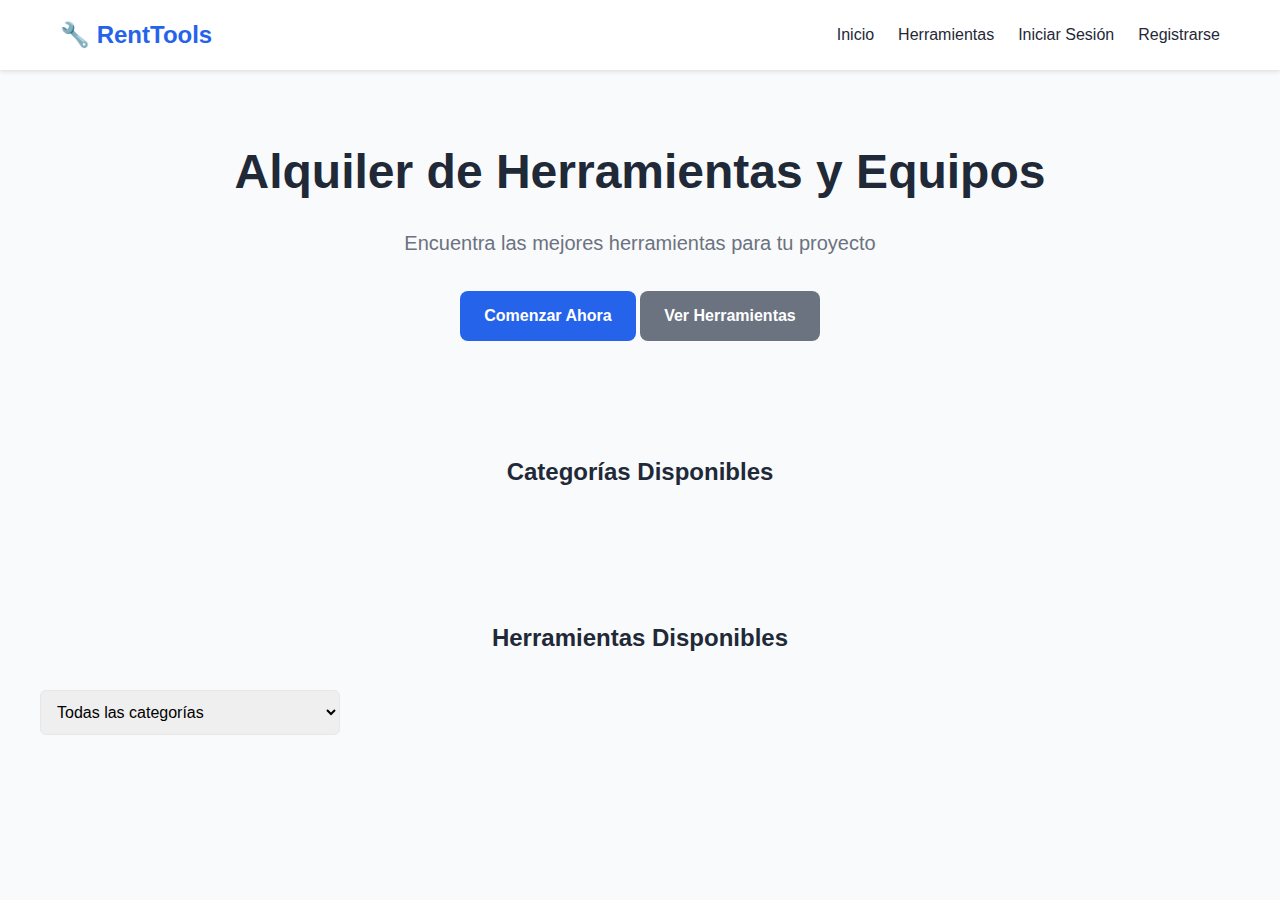
<file: index.html>
<!DOCTYPE html>
<html lang="es">
<head>
    <meta charset="UTF-8">
    <meta name="viewport" content="width=device-width, initial-scale=1.0">
    <title>RentTools - Alquiler de Herramientas</title>
    <link rel="stylesheet" href="css/styles.css">
</head>
<body>
    <nav class="navbar">
        <div class="container navbar-content">
            <a href="index.html" class="navbar-brand">🔧 RentTools</a>
            <ul class="navbar-menu">
                <li><a href="index.html">Inicio</a></li>
                <li><a href="#herramientas">Herramientas</a></li>
                <li><a href="login.html">Iniciar Sesión</a></li>
                <li><a href="register.html">Registrarse</a></li>
            </ul>
        </div>
    </nav>

    <section class="hero">
        <div class="container">
            <h1>Alquiler de Herramientas y Equipos</h1>
            <p>Encuentra las mejores herramientas para tu proyecto</p>
            <div>
                <a href="register.html" class="btn btn-primary">Comenzar Ahora</a>
                <a href="#herramientas" class="btn btn-secondary">Ver Herramientas</a>
            </div>
        </div>
    </section>

    <section id="categorias" class="container" style="padding: 3rem 0;">
        <h2 style="text-align: center; margin-bottom: 2rem;">Categorías Disponibles</h2>
        <div id="categorias-list" class="grid grid-3"></div>
    </section>

    <section id="herramientas" class="container" style="padding: 3rem 0;">
        <h2 style="text-align: center; margin-bottom: 2rem;">Herramientas Disponibles</h2>
        <div class="mb-3">
            <select id="filtro-categoria" class="form-control" style="max-width: 300px;">
                <option value="">Todas las categorías</option>
            </select>
        </div>
        <div id="herramientas-list" class="grid grid-3"></div>
    </section>

    <script src="js/config.js"></script>
    <script src="js/auth.js"></script>
    <script src="js/api.js"></script>
    <script>
        let categorias = [];
        let herramientas = [];

        async function cargarCategorias() {
            try {
                categorias = await ApiClient.get(API_ENDPOINTS.CATEGORIAS);
                mostrarCategorias();
                llenarFiltroCategorias();
            } catch (error) {
                console.error('Error al cargar categorías:', error);
            }
        }

        function mostrarCategorias() {
            const container = document.getElementById('categorias-list');
            container.innerHTML = categorias.map(cat => `
                <div class="card">
                    <h3>${cat.nombre}</h3>
                    <p>${cat.descripcion || 'Sin descripción'}</p>
                </div>
            `).join('');
        }

        function llenarFiltroCategorias() {
            const select = document.getElementById('filtro-categoria');
            categorias.forEach(cat => {
                const option = document.createElement('option');
                option.value = cat.id;
                option.textContent = cat.nombre;
                select.appendChild(option);
            });
        }

        async function cargarHerramientas(categoriaId = null) {
            try {
                const url = categoriaId 
                    ? `${API_ENDPOINTS.HERRAMIENTAS}/categoria/${categoriaId}/disponibles`
                    : API_ENDPOINTS.HERRAMIENTAS_DISPONIBLES;
                herramientas = await ApiClient.get(url);
                mostrarHerramientas();
            } catch (error) {
                console.error('Error al cargar herramientas:', error);
            }
        }

        function mostrarHerramientas() {
            const container = document.getElementById('herramientas-list');
            if (herramientas.length === 0) {
                container.innerHTML = '<p class="text-center">No hay herramientas disponibles</p>';
                return;
            }

            container.innerHTML = herramientas.map(h => `
                <div class="card">
                    ${h.imagenUrl ? `<img src="${h.imagenUrl}" alt="${h.nombre}" class="img-herramienta">` : ''}
                    <h3>${h.nombre}</h3>
                    <p><strong>Categoría:</strong> ${h.nombreCategoria}</p>
                    <p><strong>Proveedor:</strong> ${h.nombreProveedor}</p>
                    <p><strong>Marca:</strong> ${h.marca || 'N/A'}</p>
                    <p><strong>Precio por día:</strong> $${h.precioPorDia}</p>
                    ${h.precioPorSemana ? `<p><strong>Precio por semana:</strong> $${h.precioPorSemana}</p>` : ''}
                    <p><strong>Disponibles:</strong> ${h.cantidadDisponible}</p>
                    <p style="color: var(--text-secondary); font-size: 0.9rem;">${h.descripcion || ''}</p>
                    <a href="register.html" class="btn btn-primary btn-sm" style="width: 100%; text-align: center;">Alquilar</a>
                </div>
            `).join('');
        }

        document.getElementById('filtro-categoria').addEventListener('change', (e) => {
            const categoriaId = e.target.value;
            cargarHerramientas(categoriaId || null);
        });

        // Cargar datos al inicio
        cargarCategorias();
        cargarHerramientas();
    </script>
</body>
</html>
</file>
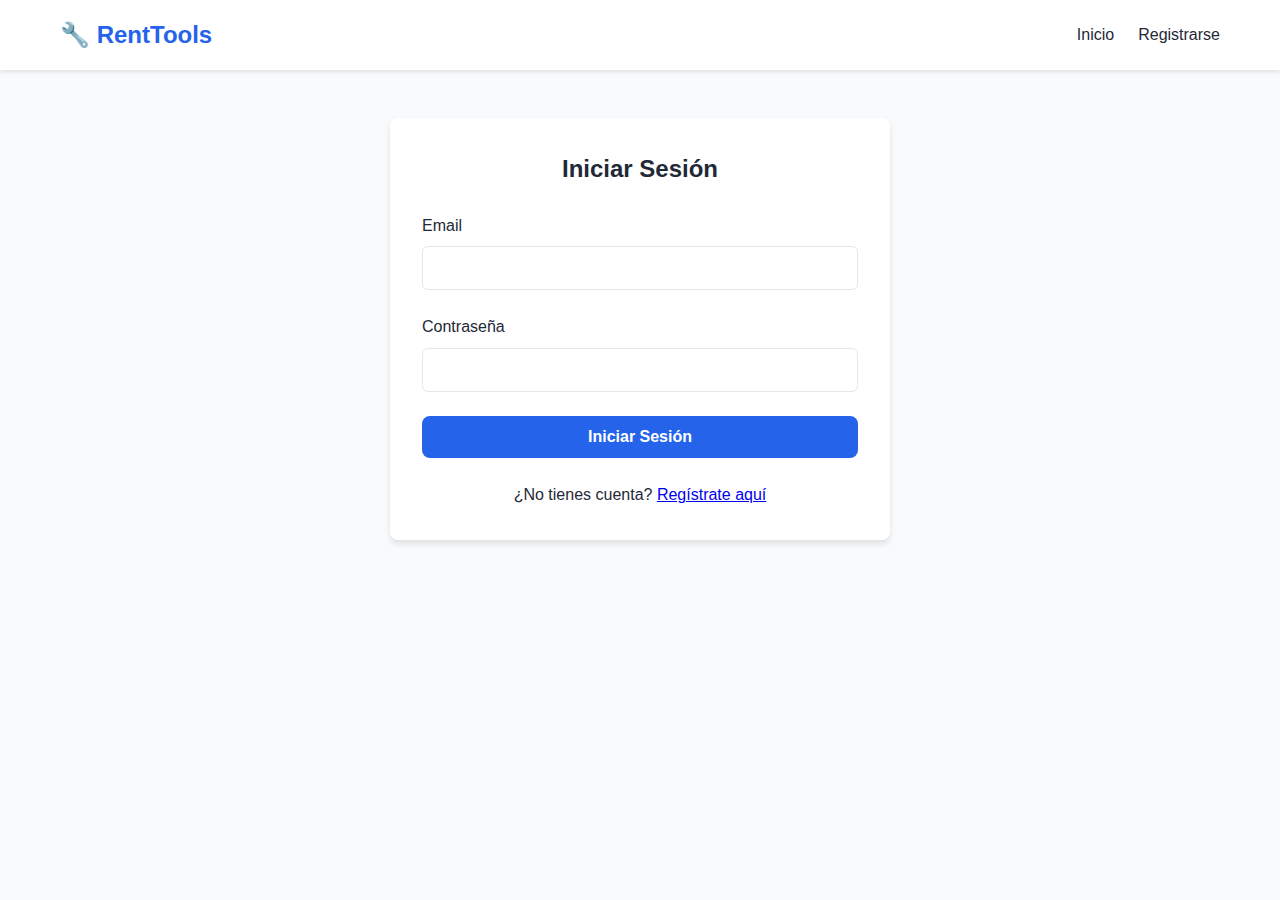
<file: login.html>
<!DOCTYPE html>
<html lang="es">
<head>
    <meta charset="UTF-8">
    <meta name="viewport" content="width=device-width, initial-scale=1.0">
    <title>Iniciar Sesión - RentTools</title>
    <link rel="stylesheet" href="css/styles.css">
</head>
<body>
    <nav class="navbar">
        <div class="container navbar-content">
            <a href="index.html" class="navbar-brand">🔧 RentTools</a>
            <ul class="navbar-menu">
                <li><a href="index.html">Inicio</a></li>
                <li><a href="register.html">Registrarse</a></li>
            </ul>
        </div>
    </nav>

    <div class="form-container">
        <h2 class="text-center mb-3">Iniciar Sesión</h2>
        
        <div id="alert-container"></div>
        
        <form id="login-form">
            <div class="form-group">
                <label for="email">Email</label>
                <input type="email" id="email" class="form-control" required>
            </div>
            
            <div class="form-group">
                <label for="password">Contraseña</label>
                <input type="password" id="password" class="form-control" required>
            </div>
            
            <button type="submit" class="btn btn-primary" style="width: 100%;">Iniciar Sesión</button>
        </form>
        
        <p class="text-center mt-3">
            ¿No tienes cuenta? <a href="register.html">Regístrate aquí</a>
        </p>
    </div>

    <script src="js/config.js"></script>
    <script src="js/auth.js"></script>
    <script src="js/api.js"></script>
    <script>
        // Redirigir si ya está autenticado
        if (AuthManager.isAuthenticated()) {
            AuthManager.redirectToDashboard();
        }

        function showAlert(message, type = 'error') {
            const alertContainer = document.getElementById('alert-container');
            alertContainer.innerHTML = `
                <div class="alert alert-${type}">
                    ${message}
                </div>
            `;
            setTimeout(() => {
                alertContainer.innerHTML = '';
            }, 5000);
        }

        document.getElementById('login-form').addEventListener('submit', async (e) => {
            e.preventDefault();
            
            const email = document.getElementById('email').value;
            const password = document.getElementById('password').value;
            
            try {
                const response = await ApiClient.post(API_ENDPOINTS.LOGIN, {
                    email,
                    password
                });
                
                AuthManager.saveAuth(response);
                showAlert('¡Inicio de sesión exitoso!', 'success');
                
                setTimeout(() => {
                    AuthManager.redirectToDashboard();
                }, 1000);
                
            } catch (error) {
                showAlert(error.message || 'Error al iniciar sesión');
            }
        });
    </script>
</body>
</html>
</file>
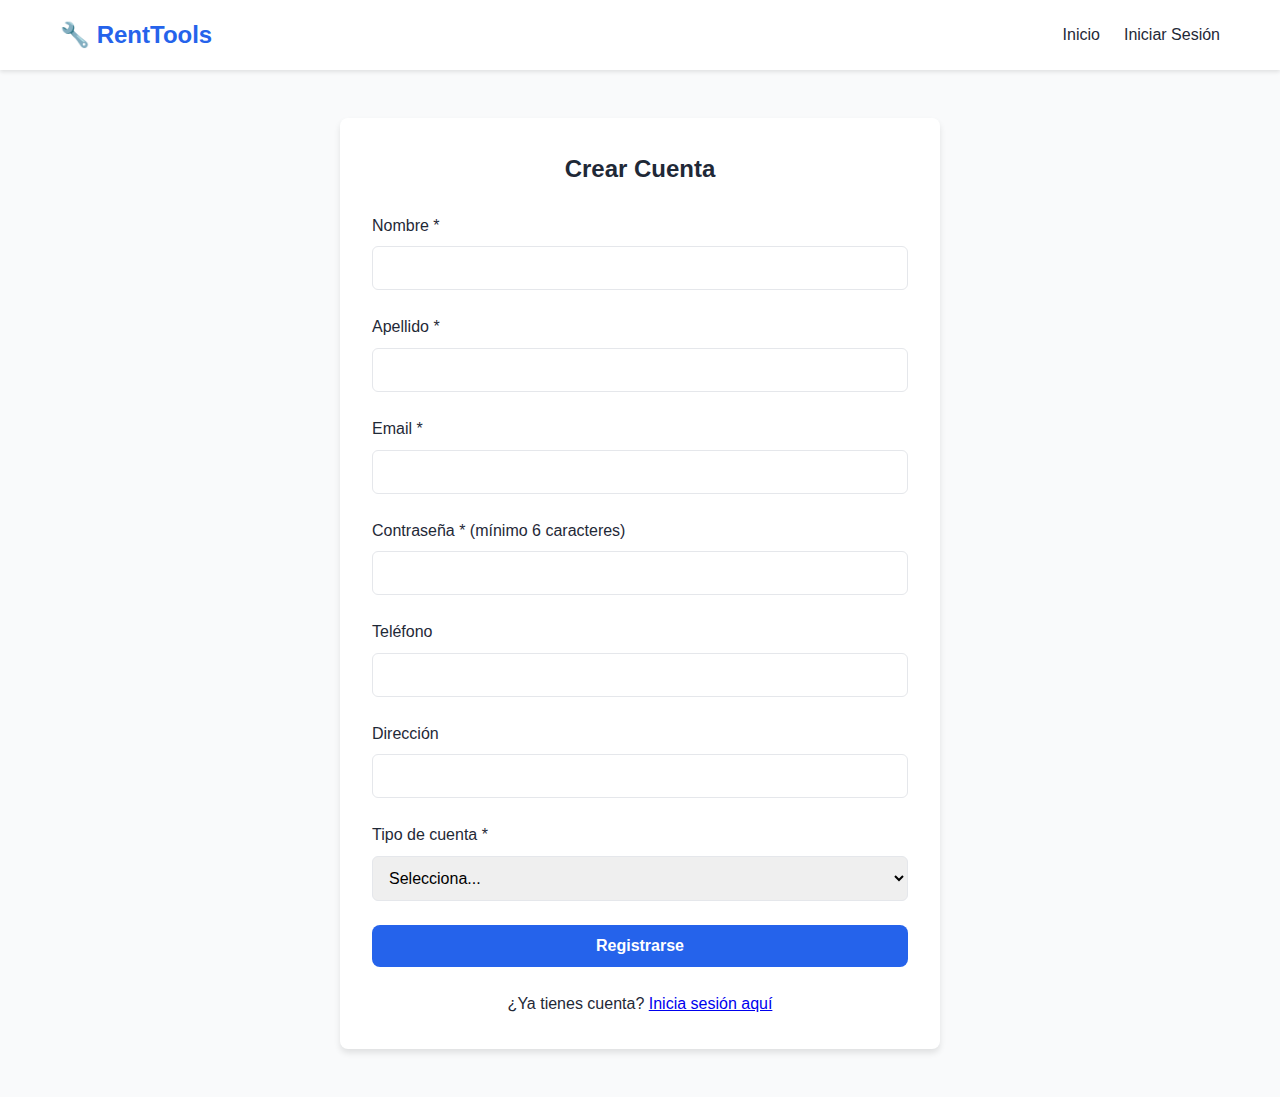
<file: register.html>
<!DOCTYPE html>
<html lang="es">
<head>
    <meta charset="UTF-8">
    <meta name="viewport" content="width=device-width, initial-scale=1.0">
    <title>Registrarse - RentTools</title>
    <link rel="stylesheet" href="css/styles.css">
</head>
<body>
    <nav class="navbar">
        <div class="container navbar-content">
            <a href="index.html" class="navbar-brand">🔧 RentTools</a>
            <ul class="navbar-menu">
                <li><a href="index.html">Inicio</a></li>
                <li><a href="login.html">Iniciar Sesión</a></li>
            </ul>
        </div>
    </nav>

    <div class="form-container" style="max-width: 600px;">
        <h2 class="text-center mb-3">Crear Cuenta</h2>
        
        <div id="alert-container"></div>
        
        <form id="register-form">
            <div class="form-group">
                <label for="nombre">Nombre *</label>
                <input type="text" id="nombre" class="form-control" required>
            </div>
            
            <div class="form-group">
                <label for="apellido">Apellido *</label>
                <input type="text" id="apellido" class="form-control" required>
            </div>
            
            <div class="form-group">
                <label for="email">Email *</label>
                <input type="email" id="email" class="form-control" required>
            </div>
            
            <div class="form-group">
                <label for="password">Contraseña * (mínimo 6 caracteres)</label>
                <input type="password" id="password" class="form-control" required minlength="6">
            </div>
            
            <div class="form-group">
                <label for="telefono">Teléfono</label>
                <input type="tel" id="telefono" class="form-control">
            </div>
            
            <div class="form-group">
                <label for="direccion">Dirección</label>
                <input type="text" id="direccion" class="form-control">
            </div>
            
            <div class="form-group">
                <label for="rol">Tipo de cuenta *</label>
                <select id="rol" class="form-control" required>
                    <option value="">Selecciona...</option>
                    <option value="CLIENTE">Cliente</option>
                    <option value="PROVEEDOR">Proveedor</option>
                </select>
            </div>
            
            <div id="cliente-fields" style="display: none;">
                <div class="form-group">
                    <label for="documentoIdentidad">Documento de Identidad</label>
                    <input type="text" id="documentoIdentidad" class="form-control">
                </div>
            </div>
            
            <div id="proveedor-fields" style="display: none;">
                <div class="form-group">
                    <label for="nombreEmpresa">Nombre de la Empresa *</label>
                    <input type="text" id="nombreEmpresa" class="form-control">
                </div>
                
                <div class="form-group">
                    <label for="rut">RUT *</label>
                    <input type="text" id="rut" class="form-control">
                </div>
                
                <div class="form-group">
                    <label for="descripcion">Descripción de la Empresa</label>
                    <textarea id="descripcion" class="form-control" rows="3"></textarea>
                </div>
            </div>
            
            <button type="submit" class="btn btn-primary" style="width: 100%;">Registrarse</button>
        </form>
        
        <p class="text-center mt-3">
            ¿Ya tienes cuenta? <a href="login.html">Inicia sesión aquí</a>
        </p>
    </div>

    <script src="js/config.js"></script>
    <script src="js/auth.js"></script>
    <script src="js/api.js"></script>
    <script>
        // Redirigir si ya está autenticado
        if (AuthManager.isAuthenticated()) {
            AuthManager.redirectToDashboard();
        }

        function showAlert(message, type = 'error') {
            const alertContainer = document.getElementById('alert-container');
            alertContainer.innerHTML = `
                <div class="alert alert-${type}">
                    ${message}
                </div>
            `;
            setTimeout(() => {
                alertContainer.innerHTML = '';
            }, 5000);
        }

        // Mostrar/ocultar campos según el rol seleccionado
        document.getElementById('rol').addEventListener('change', (e) => {
            const rol = e.target.value;
            const clienteFields = document.getElementById('cliente-fields');
            const proveedorFields = document.getElementById('proveedor-fields');
            
            clienteFields.style.display = 'none';
            proveedorFields.style.display = 'none';
            
            if (rol === 'CLIENTE') {
                clienteFields.style.display = 'block';
            } else if (rol === 'PROVEEDOR') {
                proveedorFields.style.display = 'block';
                document.getElementById('nombreEmpresa').required = true;
                document.getElementById('rut').required = true;
            }
        });

        document.getElementById('register-form').addEventListener('submit', async (e) => {
            e.preventDefault();
            
            const rol = document.getElementById('rol').value;
            
            const data = {
                nombre: document.getElementById('nombre').value,
                apellido: document.getElementById('apellido').value,
                email: document.getElementById('email').value,
                password: document.getElementById('password').value,
                telefono: document.getElementById('telefono').value || null,
                direccion: document.getElementById('direccion').value || null,
                rol: rol
            };
            
            if (rol === 'CLIENTE') {
                data.documentoIdentidad = document.getElementById('documentoIdentidad').value || null;
            } else if (rol === 'PROVEEDOR') {
                data.nombreEmpresa = document.getElementById('nombreEmpresa').value;
                data.rut = document.getElementById('rut').value;
                data.descripcion = document.getElementById('descripcion').value || null;
            }
            
            try {
                const response = await ApiClient.post(API_ENDPOINTS.REGISTER, data);
                
                AuthManager.saveAuth(response);
                showAlert('¡Registro exitoso!', 'success');
                
                setTimeout(() => {
                    AuthManager.redirectToDashboard();
                }, 1000);
                
            } catch (error) {
                showAlert(error.message || 'Error al registrarse');
            }
        });
    </script>
</body>
</html>
</file>
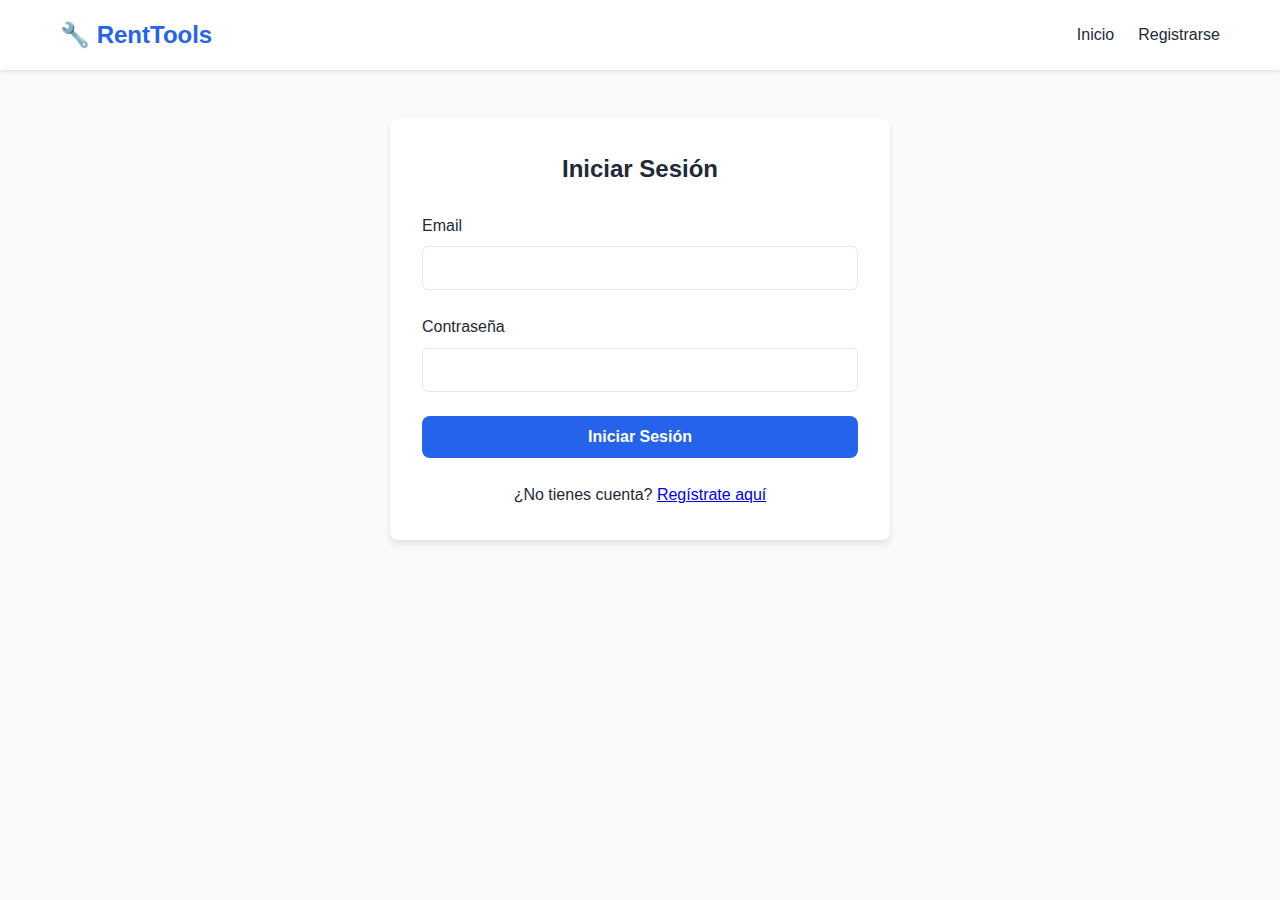
<file: admin/dashboard.html>
<!DOCTYPE html>
<html lang="es">
<head>
    <meta charset="UTF-8">
    <meta name="viewport" content="width=device-width, initial-scale=1.0">
    <title>Panel Administrador - RentTools</title>
    <link rel="stylesheet" href="../css/styles.css">
</head>
<body>
    <nav class="navbar">
        <div class="container navbar-content">
            <a href="../index.html" class="navbar-brand">🔧 RentTools</a>
            <ul class="navbar-menu">
                <li><span id="user-name"></span></li>
                <li><a href="#" onclick="AuthManager.logout()">Cerrar Sesión</a></li>
            </ul>
        </div>
    </nav>

    <div class="dashboard">
        <div class="container">
            <div class="dashboard-header">
                <h1>Panel de Administrador</h1>
                <p>Gestión completa de la plataforma</p>
            </div>

            <!-- Estadísticas -->
            <div class="dashboard-stats">
                <div class="stat-card">
                    <h3 id="total-usuarios">0</h3>
                    <p>Usuarios Totales</p>
                </div>
                <div class="stat-card" style="background: linear-gradient(135deg, #10b981, #059669);">
                    <h3 id="total-herramientas">0</h3>
                    <p>Herramientas</p>
                </div>
                <div class="stat-card" style="background: linear-gradient(135deg, #f59e0b, #d97706);">
                    <h3 id="total-reservas">0</h3>
                    <p>Reservas</p>
                </div>
                <div class="stat-card" style="background: linear-gradient(135deg, #8b5cf6, #7c3aed);">
                    <h3 id="ingresos-totales">$0</h3>
                    <p>Ingresos Totales</p>
                </div>
            </div>

            <!-- Tabs de navegación -->
            <div class="card">
                <div style="display: flex; gap: 1rem; border-bottom: 2px solid var(--border-color); padding-bottom: 1rem; margin-bottom: 1rem; flex-wrap: wrap;">
                    <button class="btn btn-sm btn-primary tab-btn active" data-tab="usuarios">Usuarios</button>
                    <button class="btn btn-sm btn-secondary tab-btn" data-tab="categorias">Categorías</button>
                    <button class="btn btn-sm btn-secondary tab-btn" data-tab="herramientas">Herramientas</button>
                    <button class="btn btn-sm btn-secondary tab-btn" data-tab="reservas">Reservas</button>
                    <button class="btn btn-sm btn-secondary tab-btn" data-tab="pagos">Pagos</button>
                    <button class="btn btn-sm btn-secondary tab-btn" data-tab="devoluciones">Devoluciones</button>
                </div>

                <!-- Tab: Usuarios -->
                <div id="tab-usuarios" class="tab-content">
                    <div class="d-flex justify-between align-center mb-3">
                        <h2>Gestión de Usuarios</h2>
                        <button class="btn btn-primary btn-sm" onclick="abrirModalUsuario()">Crear Usuario</button>
                    </div>
                    <div class="table-container">
                        <table id="tabla-usuarios">
                            <thead>
                                <tr>
                                    <th>ID</th>
                                    <th>Nombre</th>
                                    <th>Email</th>
                                    <th>Rol</th>
                                    <th>Estado</th>
                                    <th>Acciones</th>
                                </tr>
                            </thead>
                            <tbody></tbody>
                        </table>
                    </div>
                </div>

                <!-- Tab: Categorías -->
                <div id="tab-categorias" class="tab-content" style="display: none;">
                    <div class="d-flex justify-between align-center mb-3">
                        <h2>Gestión de Categorías</h2>
                        <button class="btn btn-primary btn-sm" onclick="abrirModalCategoria()">Crear Categoría</button>
                    </div>
                    <div class="table-container">
                        <table id="tabla-categorias">
                            <thead>
                                <tr>
                                    <th>ID</th>
                                    <th>Nombre</th>
                                    <th>Descripción</th>
                                    <th>Acciones</th>
                                </tr>
                            </thead>
                            <tbody></tbody>
                        </table>
                    </div>
                </div>

                <!-- Tab: Herramientas -->
                <div id="tab-herramientas" class="tab-content" style="display: none;">
                    <h2 class="mb-3">Todas las Herramientas</h2>
                    <div class="table-container">
                        <table id="tabla-herramientas">
                            <thead>
                                <tr>
                                    <th>ID</th>
                                    <th>Nombre</th>
                                    <th>Categoría</th>
                                    <th>Proveedor</th>
                                    <th>Precio/Día</th>
                                    <th>Disponible</th>
                                    <th>Estado</th>
                                    <th>Acciones</th>
                                </tr>
                            </thead>
                            <tbody></tbody>
                        </table>
                    </div>
                </div>

                <!-- Tab: Reservas -->
                <div id="tab-reservas" class="tab-content" style="display: none;">
                    <h2 class="mb-3">Todas las Reservas</h2>
                    <div class="table-container">
                        <table id="tabla-reservas">
                            <thead>
                                <tr>
                                    <th>ID</th>
                                    <th>Cliente</th>
                                    <th>Herramienta</th>
                                    <th>Fecha Inicio</th>
                                    <th>Fecha Fin</th>
                                    <th>Días</th>
                                    <th>Total</th>
                                    <th>Estado</th>
                                </tr>
                            </thead>
                            <tbody></tbody>
                        </table>
                    </div>
                </div>

                <!-- Tab: Pagos -->
                <div id="tab-pagos" class="tab-content" style="display: none;">
                    <h2 class="mb-3">Todos los Pagos</h2>
                    <div class="table-container">
                        <table id="tabla-pagos">
                            <thead>
                                <tr>
                                    <th>ID</th>
                                    <th>Reserva ID</th>
                                    <th>Monto</th>
                                    <th>Método</th>
                                    <th>Estado</th>
                                    <th>Fecha</th>
                                    <th>N° Transacción</th>
                                </tr>
                            </thead>
                            <tbody></tbody>
                        </table>
                    </div>
                </div>

                <!-- Tab: Devoluciones -->
                <div id="tab-devoluciones" class="tab-content" style="display: none;">
                    <h2 class="mb-3">Todas las Devoluciones</h2>
                    <div class="table-container">
                        <table id="tabla-devoluciones">
                            <thead>
                                <tr>
                                    <th>ID</th>
                                    <th>Reserva ID</th>
                                    <th>Fecha Devolución</th>
                                    <th>Estado Equipo</th>
                                    <th>Aceptado</th>
                                    <th>Reporte</th>
                                </tr>
                            </thead>
                            <tbody></tbody>
                        </table>
                    </div>
                </div>
            </div>
        </div>
    </div>

    <!-- Modal para Usuario -->
    <div id="modal-usuario" class="modal">
        <div class="modal-content">
            <div class="modal-header">
                <h3>Crear Usuario</h3>
                <button class="modal-close" onclick="cerrarModalUsuario()">&times;</button>
            </div>
            <form id="form-usuario">
                <div class="form-group">
                    <label>Nombre *</label>
                    <input type="text" name="nombre" class="form-control" required>
                </div>
                <div class="form-group">
                    <label>Apellido *</label>
                    <input type="text" name="apellido" class="form-control" required>
                </div>
                <div class="form-group">
                    <label>Email *</label>
                    <input type="email" name="email" class="form-control" required>
                </div>
                <div class="form-group">
                    <label>Contraseña *</label>
                    <input type="password" name="password" class="form-control" required minlength="6">
                </div>
                <div class="form-group">
                    <label>Teléfono</label>
                    <input type="tel" name="telefono" class="form-control">
                </div>
                <div class="form-group">
                    <label>Dirección</label>
                    <input type="text" name="direccion" class="form-control">
                </div>
                <div class="form-group">
                    <label>Rol *</label>
                    <select name="rol" class="form-control" required id="usuario-rol-select">
                        <option value="">Selecciona...</option>
                        <option value="ADMINISTRADOR">Administrador</option>
                        <option value="PROVEEDOR">Proveedor</option>
                        <option value="CLIENTE">Cliente</option>
                    </select>
                </div>

                <div id="usuario-cliente-fields" style="display: none;">
                    <div class="form-group">
                        <label>Documento de Identidad</label>
                        <input type="text" name="documentoIdentidad" class="form-control">
                    </div>
                </div>
                
                <div id="usuario-proveedor-fields" style="display: none;">
                    <div class="form-group">
                        <label>Nombre de la Empresa *</label>
                        <input type="text" name="nombreEmpresa" class="form-control">
                    </div>
                    <div class="form-group">
                        <label>RUT *</label>
                        <input type="text" name="rut" class="form-control">
                    </div>
                    <div class="form-group">
                        <label>Descripción de la Empresa</label>
                        <textarea name="descripcion" class="form-control" rows="3"></textarea>
                    </div>
                </div>
                <button type="submit" class="btn btn-primary">Crear Usuario</button>
            </form>
        </div>
    </div>

    <!-- Modal para Categoría -->
    <div id="modal-categoria" class="modal">
        <div class="modal-content">
            <div class="modal-header">
                <h3 id="modal-categoria-title">Crear Categoría</h3>
                <button class="modal-close" onclick="cerrarModalCategoria()">&times;</button>
            </div>
            <form id="form-categoria">
                <input type="hidden" name="id">
                <div class="form-group">
                    <label>Nombre *</label>
                    <input type="text" name="nombre" class="form-control" required>
                </div>
                <div class="form-group">
                    <label>Descripción</label>
                    <textarea name="descripcion" class="form-control" rows="3"></textarea>
                </div>
                <button type="submit" class="btn btn-primary">Guardar</button>
            </form>
        </div>
    </div>

    <script src="../js/config.js"></script>
    <script src="../js/auth.js"></script>
    <script src="../js/api.js"></script>
    <script src="../js/admin.js"></script>
</body>
</html>
</file>
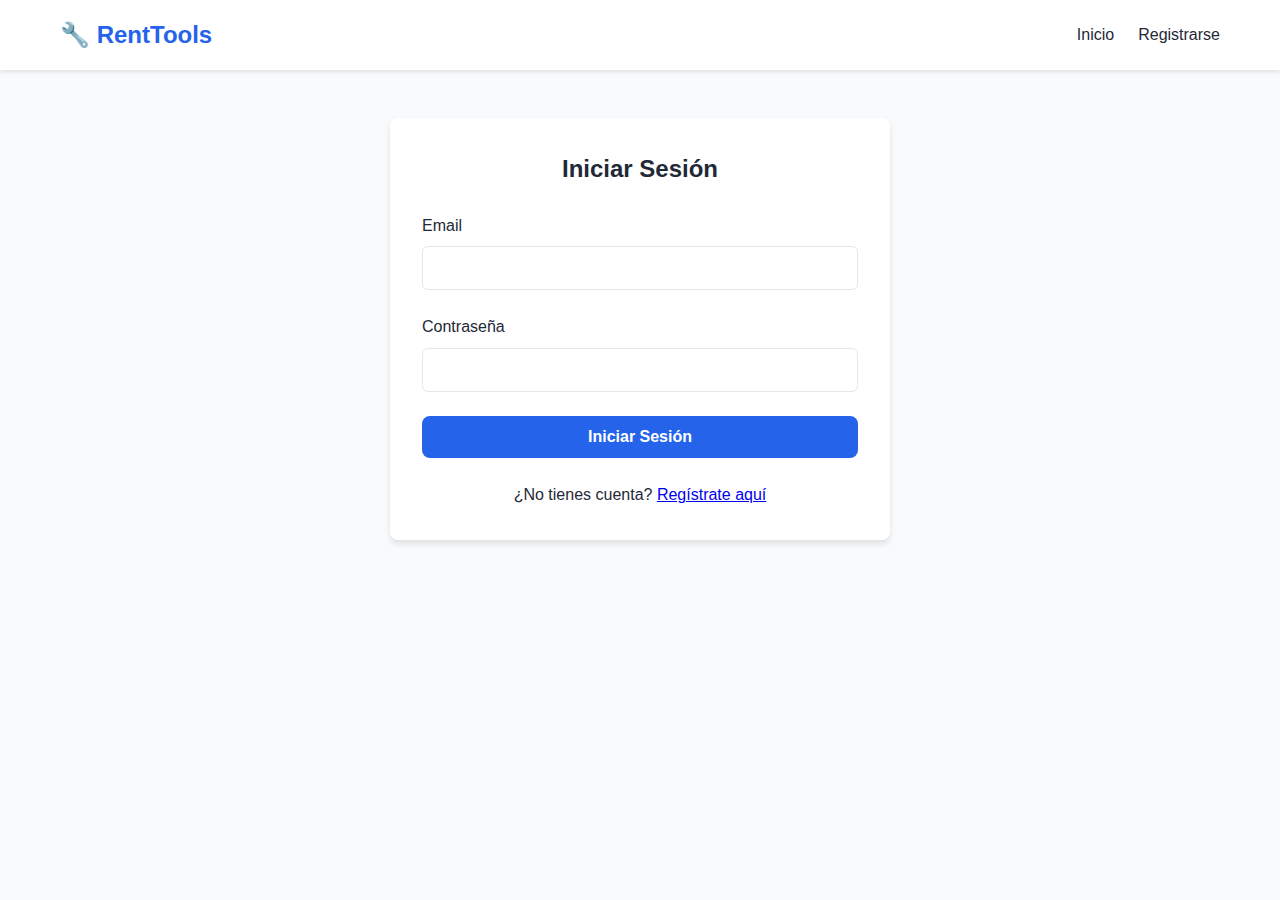
<file: cliente/dashboard.html>
<!DOCTYPE html>
<html lang="es">
<head>
    <meta charset="UTF-8">
    <meta name="viewport" content="width=device-width, initial-scale=1.0">
    <title>Panel Cliente - RentTools</title>
    <link rel="stylesheet" href="../css/styles.css">
</head>
<body>
    <nav class="navbar">
        <div class="container navbar-content">
            <a href="../index.html" class="navbar-brand">🔧 RentTools</a>
            <ul class="navbar-menu">
                <li><span id="user-name"></span></li>
                <li><a href="#" onclick="AuthManager.logout()">Cerrar Sesión</a></li>
            </ul>
        </div>
    </nav>

    <div class="dashboard">
        <div class="container">
            <div class="dashboard-header">
                <h1>Panel de Cliente</h1>
                <p>Alquila herramientas y gestiona tus reservas</p>
            </div>

            <!-- Estadísticas -->
            <div class="dashboard-stats">
                <div class="stat-card">
                    <h3 id="total-reservas">0</h3>
                    <p>Mis Reservas</p>
                </div>
                <div class="stat-card" style="background: linear-gradient(135deg, #10b981, #059669);">
                    <h3 id="reservas-activas">0</h3>
                    <p>Reservas Activas</p>
                </div>
                <div class="stat-card" style="background: linear-gradient(135deg, #f59e0b, #d97706);">
                    <h3 id="total-pagos">0</h3>
                    <p>Pagos Realizados</p>
                </div>
                <div class="stat-card" style="background: linear-gradient(135deg, #8b5cf6, #7c3aed);">
                    <h3 id="total-gastado">$0</h3>
                    <p>Total Gastado</p>
                </div>
            </div>

            <!-- Tabs -->
            <div class="card">
                <div style="display: flex; gap: 1rem; border-bottom: 2px solid var(--border-color); padding-bottom: 1rem; margin-bottom: 1rem; flex-wrap: wrap;">
                    <button class="btn btn-sm btn-primary tab-btn active" data-tab="herramientas">Explorar Herramientas</button>
                    <button class="btn btn-sm btn-secondary tab-btn" data-tab="reservas">Mis Reservas</button>
                    <button class="btn btn-sm btn-secondary tab-btn" data-tab="pagos">Mis Pagos</button>
                </div>

                <!-- Tab: Herramientas -->
                <div id="tab-herramientas" class="tab-content">
                    <h2 class="mb-3">Herramientas Disponibles</h2>
                    <div class="mb-3">
                        <select id="filtro-categoria" class="form-control" style="max-width: 300px;">
                            <option value="">Todas las categorías</option>
                        </select>
                    </div>
                    <div id="herramientas-grid" class="grid grid-3"></div>
                </div>

                <!-- Tab: Reservas -->
                <div id="tab-reservas" class="tab-content" style="display: none;">
                    <h2 class="mb-3">Mis Reservas</h2>
                    <div class="table-container">
                        <table id="tabla-reservas">
                            <thead>
                                <tr>
                                    <th>ID</th>
                                    <th>Herramienta</th>
                                    <th>Fecha Inicio</th>
                                    <th>Fecha Fin</th>
                                    <th>Días</th>
                                    <th>Total</th>
                                    <th>Estado</th>
                                    <th>Acciones</th>
                                </tr>
                            </thead>
                            <tbody></tbody>
                        </table>
                    </div>
                </div>

                <!-- Tab: Pagos -->
                <div id="tab-pagos" class="tab-content" style="display: none;">
                    <h2 class="mb-3">Mis Pagos</h2>
                    <div class="table-container">
                        <table id="tabla-pagos">
                            <thead>
                                <tr>
                                    <th>ID</th>
                                    <th>Reserva ID</th>
                                    <th>Monto</th>
                                    <th>Método</th>
                                    <th>Estado</th>
                                    <th>Fecha</th>
                                    <th>N° Transacción</th>
                                </tr>
                            </thead>
                            <tbody></tbody>
                        </table>
                    </div>
                </div>
            </div>
        </div>
    </div>

    <!-- Modal para Reserva -->
    <div id="modal-reserva" class="modal">
        <div class="modal-content">
            <div class="modal-header">
                <h3>Crear Reserva</h3>
                <button class="modal-close" onclick="cerrarModalReserva()">&times;</button>
            </div>
            <div id="herramienta-info" class="mb-3"></div>
            <form id="form-reserva">
                <input type="hidden" name="clienteId" id="clienteId">
                <input type="hidden" name="herramientaId" id="herramientaId">
                
                <div class="form-group">
                    <label>Fecha de Inicio *</label>
                    <input type="date" name="fechaInicio" class="form-control" required id="fechaInicio">
                </div>
                
                <div class="form-group">
                    <label>Fecha de Fin *</label>
                    <input type="date" name="fechaFin" class="form-control" required id="fechaFin">
                </div>
                
                <div class="form-group">
                    <label>Dirección de Entrega</label>
                    <input type="text" name="direccionEntrega" class="form-control">
                </div>
                
                <div class="form-group">
                    <label>Notas adicionales</label>
                    <textarea name="notasCliente" class="form-control" rows="3"></textarea>
                </div>
                
                <div class="alert alert-info">
                    <strong>Días de alquiler:</strong> <span id="dias-alquiler">0</span><br>
                    <strong>Costo total:</strong> $<span id="costo-total">0.00</span>
                </div>
                
                <button type="submit" class="btn btn-primary">Confirmar Reserva</button>
            </form>
        </div>
    </div>

    <!-- Modal para Pago -->
    <div id="modal-pago" class="modal">
        <div class="modal-content">
            <div class="modal-header">
                <h3>Registrar Pago</h3>
                <button class="modal-close" onclick="cerrarModalPago()">&times;</button>
            </div>
            <form id="form-pago">
                <input type="hidden" name="reservaId" id="pagoReservaId">
                
                <div class="alert alert-info">
                    <strong>Monto a pagar:</strong> $<span id="monto-pagar">0.00</span>
                </div>
                
                <div class="form-group">
                    <label>Método de Pago *</label>
                    <select name="metodoPago" class="form-control" required>
                        <option value="TARJETA_CREDITO">Tarjeta de Crédito</option>
                        <option value="TARJETA_DEBITO">Tarjeta de Débito</option>
                        <option value="TRANSFERENCIA">Transferencia</option>
                        <option value="EFECTIVO">Efectivo</option>
                    </select>
                </div>
                
                <div class="form-group">
                    <label>Número de Transacción *</label>
                    <input type="text" name="numeroTransaccion" class="form-control" required>
                </div>
                
                <div class="form-group">
                    <label>Comprobante de Pago (URL)</label>
                    <input type="url" name="comprobantePago" class="form-control">
                </div>
                
                <button type="submit" class="btn btn-primary">Registrar Pago</button>
            </form>
        </div>
    </div>

    <!-- Modal para Devolución -->
    <div id="modal-devolucion" class="modal">
        <div class="modal-content">
            <div class="modal-header">
                <h3>Registrar Devolución</h3>
                <button class="modal-close" onclick="cerrarModalDevolucion()">&times;</button>
            </div>
            <form id="form-devolucion">
                <input type="hidden" name="reservaId" id="devolucionReservaId">
                
                <div class="form-group">
                    <label>Estado del Equipo *</label>
                    <select name="estadoEquipo" class="form-control" required>
                        <option value="EXCELENTE">Excelente</option>
                        <option value="BUENO">Bueno</option>
                        <option value="REGULAR">Regular</option>
                        <option value="DANADO">Dañado</option>
                    </select>
                </div>
                
                <div class="form-group">
                    <label>Reporte de Daños</label>
                    <textarea name="reporteDanos" class="form-control" rows="3" placeholder="Describe cualquier daño o problema encontrado"></textarea>
                </div>
                
                <input type="hidden" name="aceptadoPorProveedor" value="false">
                
                <button type="submit" class="btn btn-primary">Registrar Devolución</button>
            </form>
        </div>
    </div>

    <script src="../js/config.js"></script>
    <script src="../js/auth.js"></script>
    <script src="../js/api.js"></script>
    <script src="../js/cliente.js"></script>
</body>
</html>
</file>
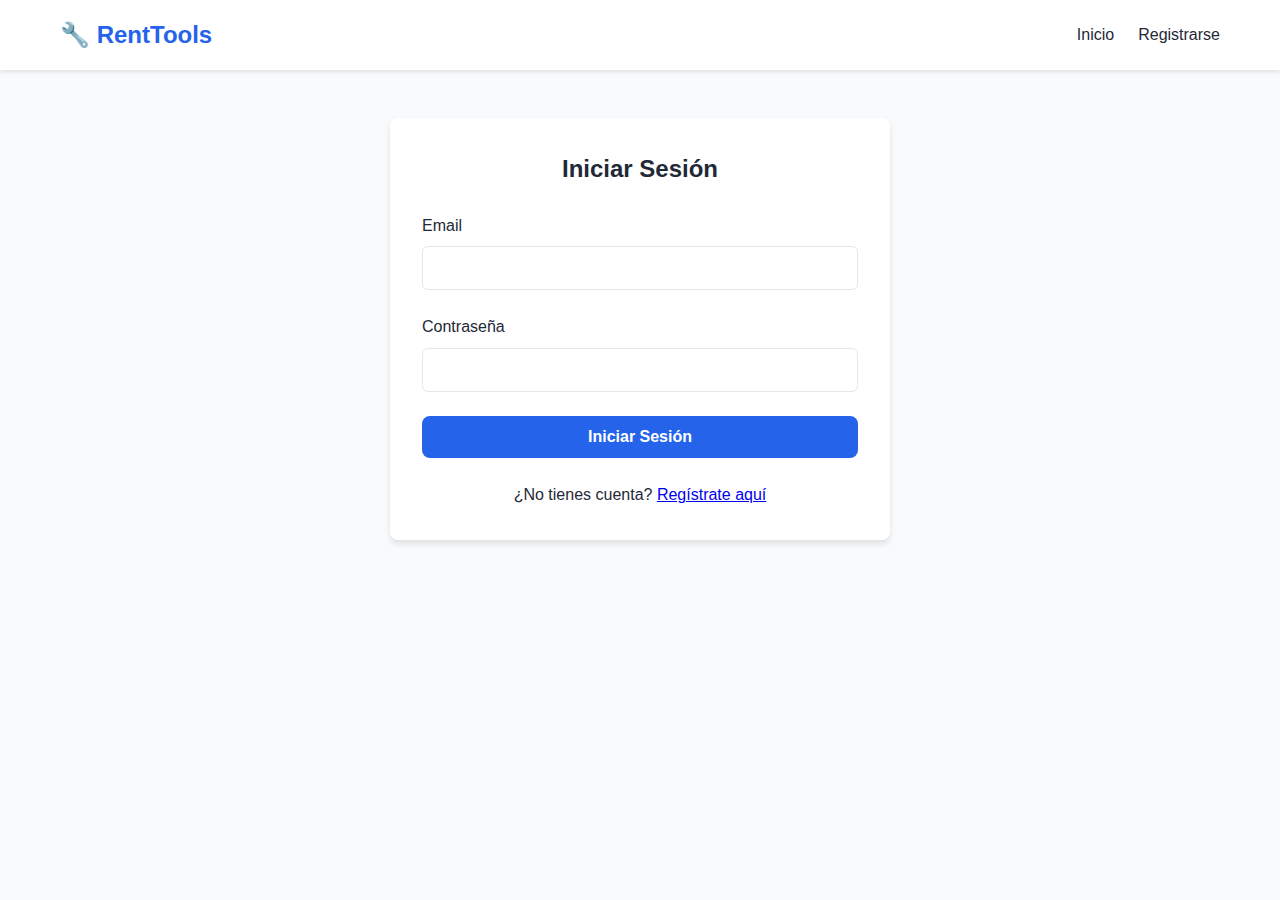
<file: proveedor/dashboard.html>
<!DOCTYPE html>
<html lang="es">
<head>
    <meta charset="UTF-8">
    <meta name="viewport" content="width=device-width, initial-scale=1.0">
    <title>Panel Proveedor - RentTools</title>
    <link rel="stylesheet" href="../css/styles.css">
</head>
<body>
    <nav class="navbar">
        <div class="container navbar-content">
            <a href="../index.html" class="navbar-brand">🔧 RentTools</a>
            <ul class="navbar-menu">
                <li><span id="user-name"></span></li>
                <li><a href="#" onclick="AuthManager.logout()">Cerrar Sesión</a></li>
            </ul>
        </div>
    </nav>

    <div class="dashboard">
        <div class="container">
            <div class="dashboard-header">
                <h1>Panel de Proveedor</h1>
                <p>Gestiona tus herramientas y reservas</p>
            </div>

            <div class="dashboard-stats">
                <div class="stat-card">
                    <h3 id="total-herramientas">0</h3>
                    <p>Mis Herramientas</p>
                </div>
                <div class="stat-card" style="background: linear-gradient(135deg, #f59e0b, #d97706);">
                    <h3 id="total-reservas">0</h3>
                    <p>Reservas</p>
                </div>
                <div class="stat-card" style="background: linear-gradient(135deg, #10b981, #059669);">
                    <h3 id="herramientas-disponibles">0</h3>
                    <p>Disponibles</p>
                </div>
                <div class="stat-card" style="background: linear-gradient(135deg, #8b5cf6, #7c3aed);">
                    <h3 id="devoluciones-pendientes">0</h3>
                    <p>Devoluciones Pendientes</p>
                </div>
            </div>

            <div class="card">
                <div style="display: flex; gap: 1rem; border-bottom: 2px solid var(--border-color); padding-bottom: 1rem; margin-bottom: 1rem; flex-wrap: wrap;">
                    <button class="btn btn-sm btn-primary tab-btn active" data-tab="herramientas">Mis Herramientas</button>
                    <button class="btn btn-sm btn-secondary tab-btn" data-tab="reservas">Reservas</button>
                    <button class="btn btn-sm btn-secondary tab-btn" data-tab="devoluciones">Devoluciones</button>
                    <button class="btn btn-sm btn-secondary tab-btn" data-tab="facturas">Facturas</button>
                </div>

                <div id="tab-herramientas" class="tab-content">
                    <div class="d-flex justify-between align-center mb-3">
                        <h2>Mis Herramientas</h2>
                        <button class="btn btn-primary btn-sm" onclick="abrirModalHerramienta()">Agregar Herramienta</button>
                    </div>
                    <div class="table-container">
                        <table id="tabla-herramientas">
                            <thead>
                                <tr>
                                    <th>ID</th>
                                    <th>Nombre</th>
                                    <th>Categoría</th>
                                    <th>Marca</th>
                                    <th>Precio/Día</th>
                                    <th>Disponible</th>
                                    <th>Cantidad</th>
                                    <th>Estado</th>
                                    <th>Acciones</th>
                                </tr>
                            </thead>
                            <tbody></tbody>
                        </table>
                    </div>
                </div>

                <div id="tab-reservas" class="tab-content" style="display: none;">
                    <h2 class="mb-3">Reservas de mis Herramientas</h2>
                    <div class="table-container">
                        <table id="tabla-reservas">
                            <thead>
                                <tr>
                                    <th>ID</th>
                                    <th>Cliente</th>
                                    <th>Herramienta</th>
                                    <th>Fecha Inicio</th>
                                    <th>Fecha Fin</th>
                                    <th>Días</th>
                                    <th>Total</th>
                                    <th>Estado</th>
                                    <th>Acciones</th>
                                </tr>
                            </thead>
                            <tbody></tbody>
                        </table>
                    </div>
                </div>

                <div id="tab-devoluciones" class="tab-content" style="display: none;">
                    <h2 class="mb-3">Devoluciones de Equipos</h2>
                    <div class="table-container">
                        <table id="tabla-devoluciones">
                            <thead>
                                <tr>
                                    <th>ID</th>
                                    <th>Reserva ID</th>
                                    <th>Fecha Devolución</th>
                                    <th>Estado Equipo</th>
                                    <th>Reporte de Daños</th>
                                    <th>Estado</th>
                                    <th>Acciones</th>
                                </tr>
                            </thead>
                            <tbody></tbody>
                        </table>
                    </div>
                </div>

                <div id="tab-facturas" class="tab-content" style="display: none;">
                    <h2 class="mb-3">Mis Facturas</h2>
                    <div class="table-container">
                        <table id="tabla-facturas">
                            <thead>
                                <tr>
                                    <th>ID</th>
                                    <th>N° Factura</th>
                                    <th>Fecha Emisión</th>
                                    <th>Total</th>
                                    <th>PDF</th>
                                </tr>
                            </thead>
                            <tbody></tbody>
                        </table>
                    </div>
                </div>
            </div>
        </div>
    </div>

    <div id="modal-herramienta" class="modal">
        <div class="modal-content">
            <div class="modal-header">
                <h3 id="modal-herramienta-title">Agregar Herramienta</h3>
                <button class="modal-close" onclick="cerrarModalHerramienta()">&times;</button>
            </div>
            <form id="form-herramienta">
                <input type="hidden" name="id">
                <input type="hidden" name="proveedorId" id="proveedorId">
                
                <div class="form-group">
                    <label>Nombre *</label>
                    <input type="text" name="nombre" class="form-control" required>
                </div>
                
                <div class="form-group">
                    <label>Categoría *</label>
                    <select name="categoriaId" class="form-control" required id="select-categoria"></select>
                </div>
                
                <div class="form-group">
                    <label>Descripción</label>
                    <textarea name="descripcion" class="form-control" rows="3"></textarea>
                </div>
                
                <div class="form-group">
                    <label>Marca</label>
                    <input type="text" name="marca" class="form-control">
                </div>
                
                <div class="form-group">
                    <label>Modelo</label>
                    <input type="text" name="modelo" class="form-control">
                </div>
                
                <div class="form-group">
                    <label>URL de Imagen</label>
                    <input type="url" name="imagenUrl" class="form-control">
                </div>
                
                <div class="form-group">
                    <label>Precio por Día *</label>
                    <input type="number" name="precioPorDia" class="form-control" step="0.01" required>
                </div>
                
                <div class="form-group">
                    <label>Precio por Semana</label>
                    <input type="number" name="precioPorSemana" class="form-control" step="0.01">
                </div>
                
                <div class="form-group">
                    <label>Estado *</label>
                    <select name="estado" class="form-control" required>
                        <option value="DISPONIBLE">Disponible</option>
                        <option value="MANTENIMIENTO">Mantenimiento</option>
                        <option value="DANADA">Dañada</option>
                    </select>
                </div>
                
                <div class="form-group">
                    <label>Cantidad Disponible *</label>
                    <input type="number" name="cantidadDisponible" class="form-control" min="0" required>
                </div>
                
                <div class="form-group">
                    <label>
                        <input type="checkbox" name="disponible" checked> Disponible para alquiler
                    </label>
                </div>
                
                <div class="form-group">
                    <label>Especificaciones Técnicas</label>
                    <textarea name="especificacionesTecnicas" class="form-control" rows="3"></textarea>
                </div>
                
                <button type="submit" class="btn btn-primary">Guardar</button>
            </form>
        </div>
    </div>

    <script src="../js/config.js"></script>
    <script src="../js/auth.js"></script>
    <script src="../js/api.js"></script>
    <script src="../js/proveedor.js"></script>
</body>
</html>
</file>
<file: css/styles.css>
* {
    margin: 0;
    padding: 0;
    box-sizing: border-box;
}

:root {
    --primary-color: #2563eb;
    --primary-dark: #1e40af;
    --success-color: #10b981;
    --danger-color: #ef4444;
    --warning-color: #f59e0b;
    --text-primary: #1f2937;
    --text-secondary: #6b7280;
    --bg-primary: #ffffff;
    --bg-secondary: #f9fafb;
    --border-color: #e5e7eb;
}

body {
    font-family: -apple-system, BlinkMacSystemFont, 'Segoe UI', Roboto, 'Helvetica Neue', Arial, sans-serif;
    line-height: 1.6;
    color: var(--text-primary);
    background-color: var(--bg-secondary);
}

.container {
    max-width: 1200px;
    margin: 0 auto;
    padding: 0 20px;
}

.navbar {
    background-color: var(--bg-primary);
    box-shadow: 0 2px 4px rgba(0, 0, 0, 0.1);
    padding: 1rem 0;
}

.navbar-content {
    display: flex;
    justify-content: space-between;
    align-items: center;
}

.navbar-brand {
    font-size: 1.5rem;
    font-weight: 700;
    color: var(--primary-color);
    text-decoration: none;
}

.navbar-menu {
    display: flex;
    gap: 1.5rem;
    list-style: none;
}

.navbar-menu a {
    color: var(--text-primary);
    text-decoration: none;
    font-weight: 500;
    transition: color 0.3s;
}

.navbar-menu a:hover {
    color: var(--primary-color);
}

.hero {
    padding: 4rem 0;
    text-align: center;
}

.hero h1 {
    font-size: 3rem;
    margin-bottom: 1rem;
    color: var(--text-primary);
}

.hero p {
    font-size: 1.25rem;
    color: var(--text-secondary);
    margin-bottom: 2rem;
}

.btn {
    padding: 0.75rem 1.5rem;
    border: none;
    border-radius: 0.5rem;
    font-size: 1rem;
    font-weight: 600;
    cursor: pointer;
    transition: all 0.3s;
    text-decoration: none;
    display: inline-block;
}

.btn-primary {
    background-color: var(--primary-color);
    color: white;
}

.btn-primary:hover {
    background-color: var(--primary-dark);
}

.btn-success {
    background-color: var(--success-color);
    color: white;
}

.btn-danger {
    background-color: var(--danger-color);
    color: white;
}

.btn-secondary {
    background-color: var(--text-secondary);
    color: white;
}

.btn-sm {
    padding: 0.5rem 1rem;
    font-size: 0.875rem;
}

.form-container {
    max-width: 500px;
    margin: 3rem auto;
    background-color: var(--bg-primary);
    padding: 2rem;
    border-radius: 0.5rem;
    box-shadow: 0 4px 6px rgba(0, 0, 0, 0.1);
}

.form-group {
    margin-bottom: 1.5rem;
}

.form-group label {
    display: block;
    margin-bottom: 0.5rem;
    font-weight: 500;
    color: var(--text-primary);
}

.form-control {
    width: 100%;
    padding: 0.75rem;
    border: 1px solid var(--border-color);
    border-radius: 0.375rem;
    font-size: 1rem;
}

.form-control:focus {
    outline: none;
    border-color: var(--primary-color);
    box-shadow: 0 0 0 3px rgba(37, 99, 235, 0.1);
}

select.form-control {
    cursor: pointer;
}

.card {
    background-color: var(--bg-primary);
    border-radius: 0.5rem;
    box-shadow: 0 1px 3px rgba(0, 0, 0, 0.1);
    padding: 1.5rem;
    margin-bottom: 1.5rem;
}

.card-header {
    font-size: 1.25rem;
    font-weight: 600;
    margin-bottom: 1rem;
    padding-bottom: 0.75rem;
    border-bottom: 1px solid var(--border-color);
}

.card-body {
    padding: 1rem 0;
}

.grid {
    display: grid;
    gap: 1.5rem;
}

.grid-2 {
    grid-template-columns: repeat(auto-fit, minmax(300px, 1fr));
}

.grid-3 {
    grid-template-columns: repeat(auto-fit, minmax(250px, 1fr));
}

.dashboard {
    padding: 2rem 0;
}

.dashboard-header {
    margin-bottom: 2rem;
}

.dashboard-header h1 {
    font-size: 2rem;
    margin-bottom: 0.5rem;
}

.dashboard-stats {
    display: grid;
    grid-template-columns: repeat(auto-fit, minmax(200px, 1fr));
    gap: 1.5rem;
    margin-bottom: 2rem;
}

.stat-card {
    background: linear-gradient(135deg, var(--primary-color), var(--primary-dark));
    color: white;
    padding: 1.5rem;
    border-radius: 0.5rem;
    box-shadow: 0 4px 6px rgba(0, 0, 0, 0.1);
}

.stat-card h3 {
    font-size: 2rem;
    margin-bottom: 0.5rem;
}

.stat-card p {
    opacity: 0.9;
}

.table-container {
    overflow-x: auto;
}

table {
    width: 100%;
    border-collapse: collapse;
    background-color: var(--bg-primary);
}

thead {
    background-color: var(--bg-secondary);
}

th,
td {
    padding: 1rem;
    text-align: left;
    border-bottom: 1px solid var(--border-color);
}

th {
    font-weight: 600;
    color: var(--text-primary);
}

tr:hover {
    background-color: var(--bg-secondary);
}

.badge {
    display: inline-block;
    padding: 0.25rem 0.75rem;
    border-radius: 9999px;
    font-size: 0.875rem;
    font-weight: 500;
}

.badge-success {
    background-color: #d1fae5;
    color: #065f46;
}

.badge-warning {
    background-color: #fef3c7;
    color: #92400e;
}

.badge-danger {
    background-color: #fee2e2;
    color: #991b1b;
}

.badge-info {
    background-color: #dbeafe;
    color: #1e40af;
}

.modal {
    display: none;
    position: fixed;
    top: 0;
    left: 0;
    width: 100%;
    height: 100%;
    background-color: rgba(0, 0, 0, 0.5);
    z-index: 1000;
}

.modal.active {
    display: flex;
    justify-content: center;
    align-items: center;
}

.modal-content {
    background-color: var(--bg-primary);
    padding: 2rem;
    border-radius: 0.5rem;
    max-width: 600px;
    width: 90%;
    max-height: 90vh;
    overflow-y: auto;
}

.modal-header {
    display: flex;
    justify-content: space-between;
    align-items: center;
    margin-bottom: 1.5rem;
}

.modal-close {
    background: none;
    border: none;
    font-size: 1.5rem;
    cursor: pointer;
    color: var(--text-secondary);
}

.alert {
    padding: 1rem;
    border-radius: 0.375rem;
    margin-bottom: 1rem;
}

.alert-success {
    background-color: #d1fae5;
    color: #065f46;
    border: 1px solid #10b981;
}

.alert-error {
    background-color: #fee2e2;
    color: #991b1b;
    border: 1px solid #ef4444;
}

.loading {
    text-align: center;
    padding: 2rem;
}

.spinner {
    border: 4px solid var(--border-color);
    border-top: 4px solid var(--primary-color);
    border-radius: 50%;
    width: 40px;
    height: 40px;
    animation: spin 1s linear infinite;
    margin: 0 auto;
}

@keyframes spin {
    0% {
        transform: rotate(0deg);
    }

    100% {
        transform: rotate(360deg);
    }
}

.text-center {
    text-align: center;
}

.mt-1 {
    margin-top: 0.5rem;
}

.mt-2 {
    margin-top: 1rem;
}

.mt-3 {
    margin-top: 1.5rem;
}

.mb-1 {
    margin-bottom: 0.5rem;
}

.mb-2 {
    margin-bottom: 1rem;
}

.mb-3 {
    margin-bottom: 1.5rem;
}

.d-flex {
    display: flex;
}

.justify-between {
    justify-content: space-between;
}

.align-center {
    align-items: center;
}

.gap-1 {
    gap: 0.5rem;
}

.gap-2 {
    gap: 1rem;
}

@media (max-width: 768px) {
    .hero h1 {
        font-size: 2rem;
    }

    .navbar-menu {
        flex-direction: column;
        gap: 0.5rem;
    }

    .grid-2,
    .grid-3 {
        grid-template-columns: 1fr;
    }
}

.img-herramienta {
    width: 100%;
    height: 250px; /* Puedes ajustar esta altura según prefieras */
    object-fit: contain; /* Esto hace que la imagen se vea COMPLETA sin recortes */
    background-color: #f3f4f6; /* Un fondo gris claro para que los espacios vacíos se vean limpios */
    border-radius: 0.5rem;
    margin-bottom: 1rem;
    display: block;
}

/* En pantallas más grandes, podemos darle un poco más de aire */
@media (min-width: 1024px) {
    .img-herramienta {
        height: 300px;
    }
}
</file>
